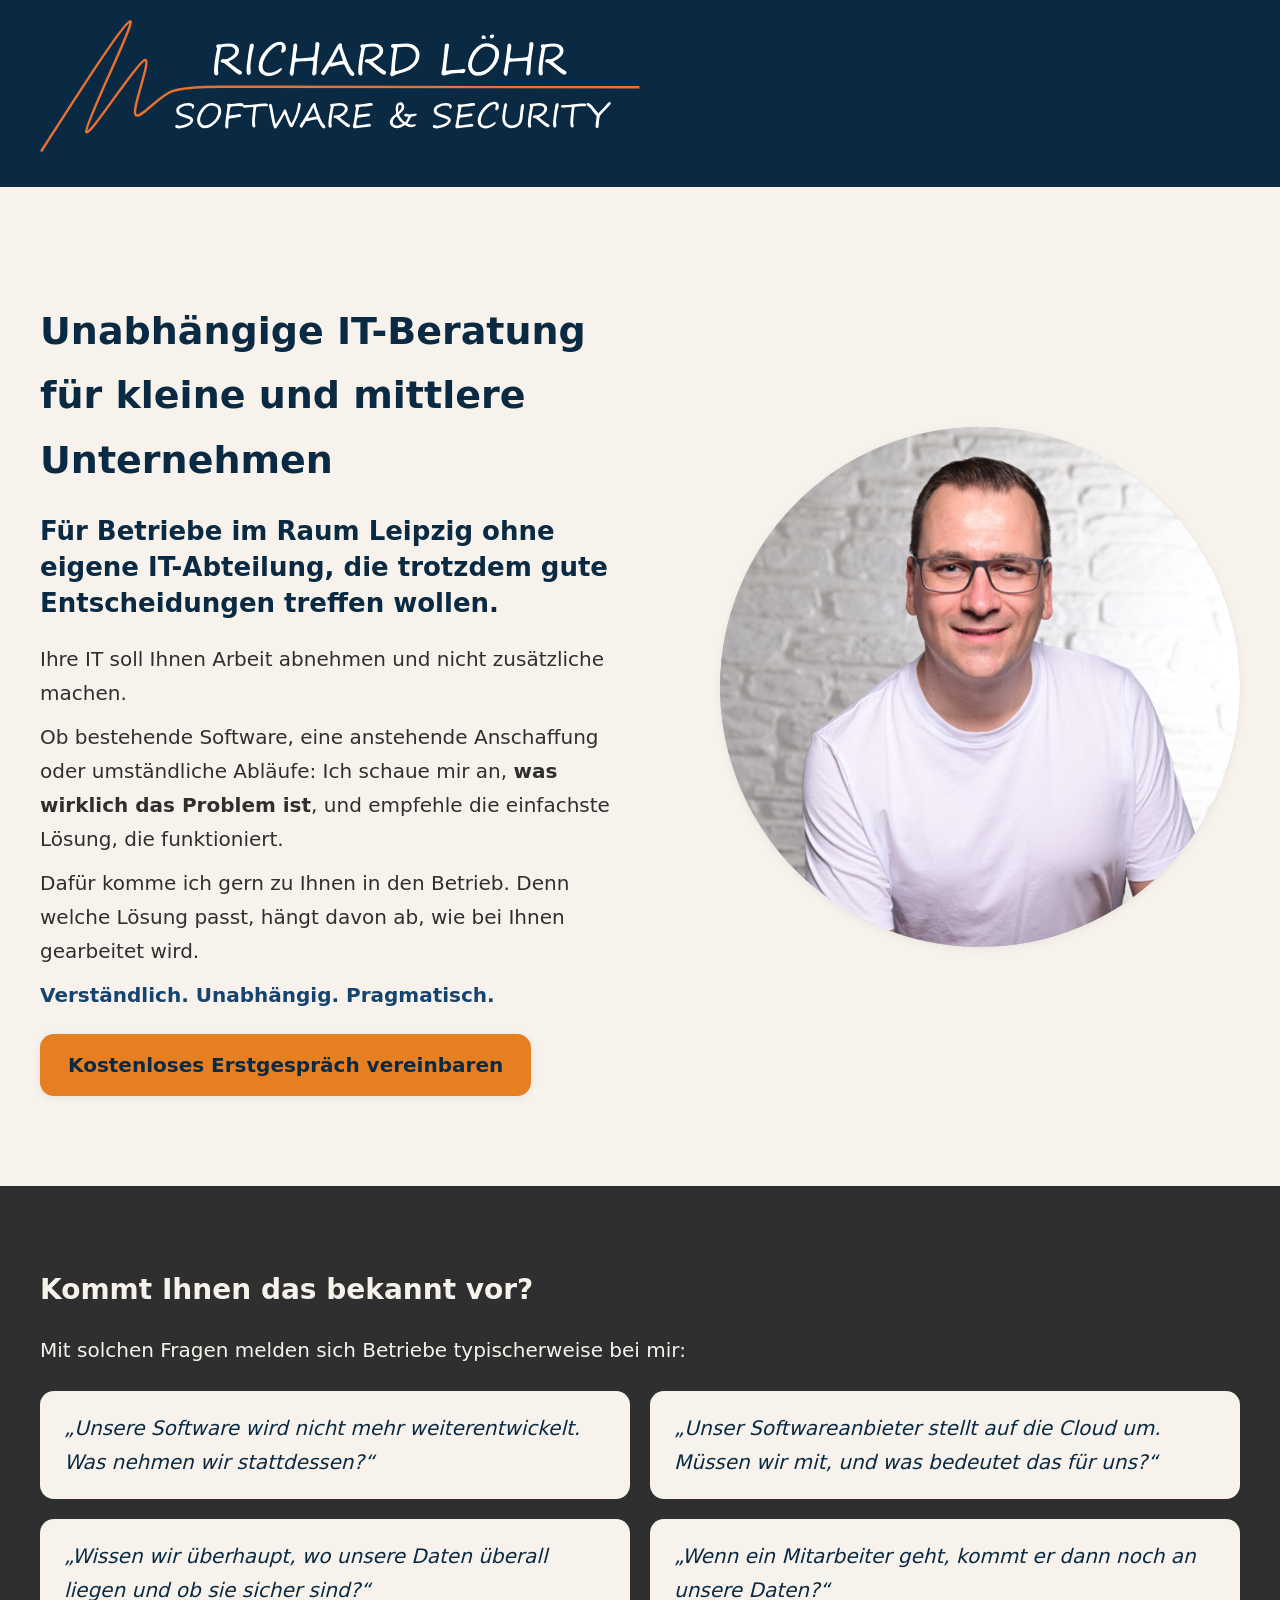
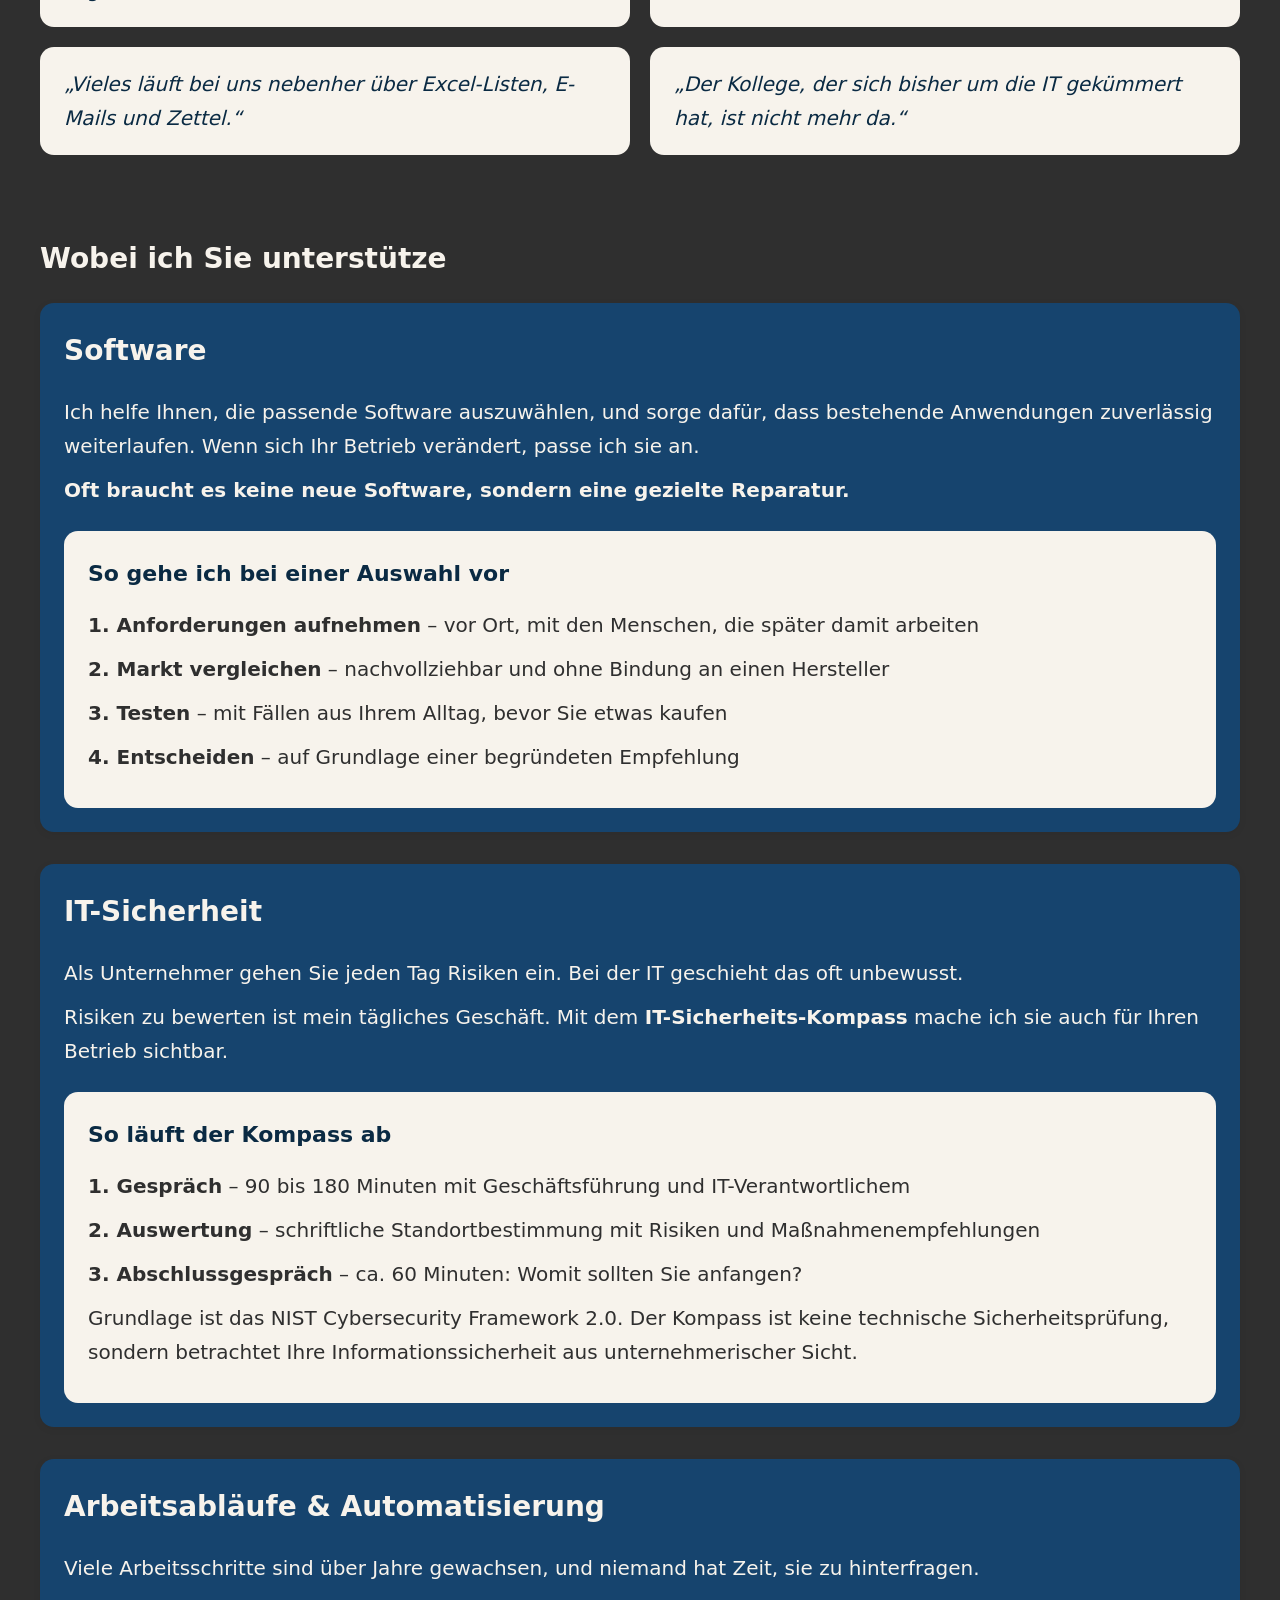
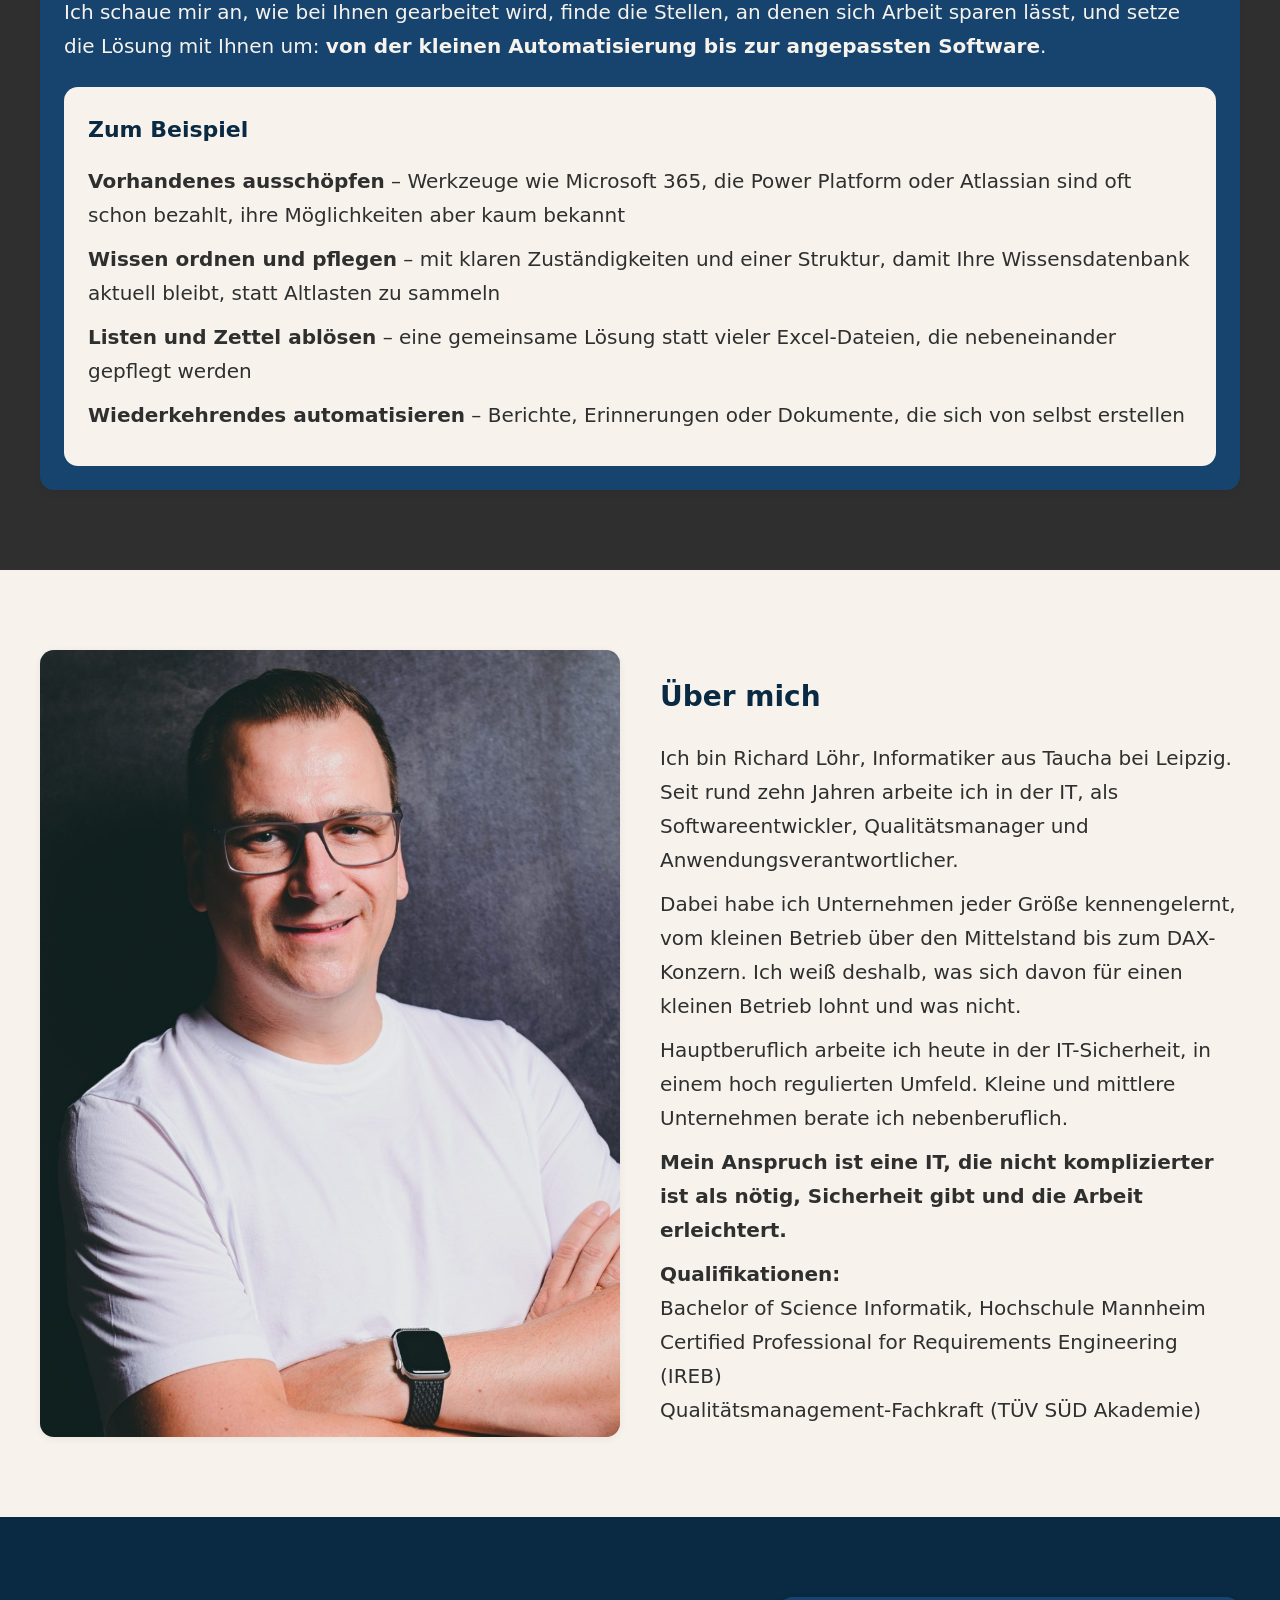
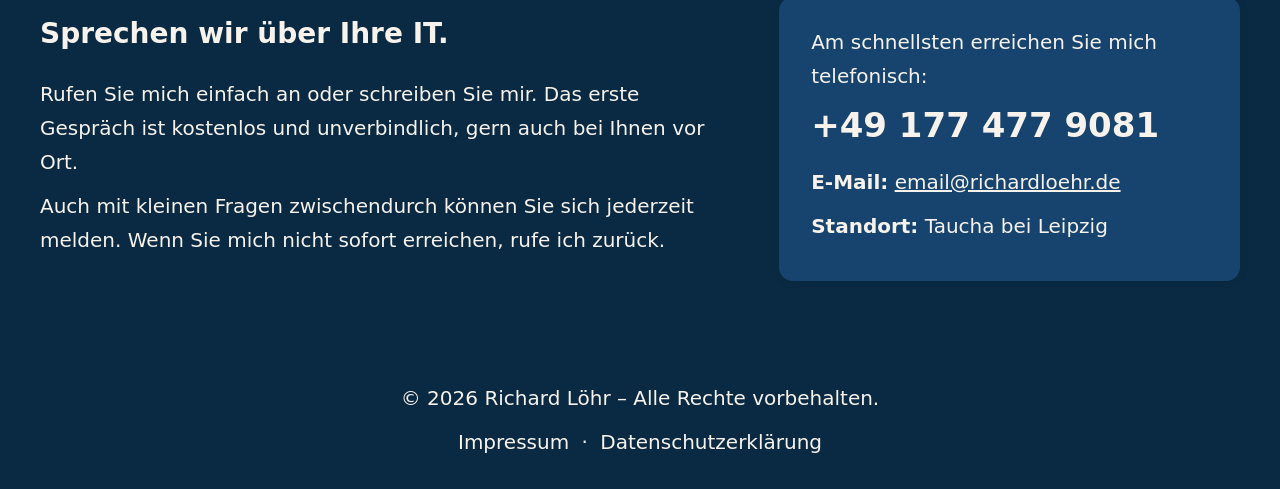
<file: index.html>
<!DOCTYPE html>
<html lang="de">

<head>

  <meta charset="UTF-8">

  <title>
    Richard Löhr – Unabhängige IT-Beratung für kleine und mittlere Unternehmen
  </title>

  <meta
    name="viewport"
    content="width=device-width, initial-scale=1"
  >

  <meta
    name="description"
    content="Unabhängige IT-Beratung für kleine und mittlere Unternehmen im Raum Leipzig: Software auswählen und betreuen, Abläufe vereinfachen und IT-Sicherheit einschätzen. Kostenloses Erstgespräch, gern vor Ort."
  >

  <link
    rel="stylesheet"
    href="css/style.css"
  >

  <link rel="icon" href="favicon.ico" sizes="any">
  <link rel="icon" href="favicon.svg" type="image/svg+xml">
  <link rel="apple-touch-icon" href="apple-touch-icon.png">

  <!-- Vorschau beim Teilen des Links (WhatsApp, E-Mail, Messenger) -->
  <meta property="og:type" content="website">
  <meta property="og:locale" content="de_DE">
  <meta property="og:url" content="https://richardloehr.de/">
  <meta property="og:site_name" content="Richard Löhr – IT-Beratung">
  <meta property="og:title" content="Richard Löhr – Unabhängige IT-Beratung für kleine und mittlere Unternehmen">
  <meta property="og:description" content="IT-Beratung im Raum Leipzig: Software auswählen und betreuen, IT-Sicherheit einschätzen, Arbeitsabläufe vereinfachen. Kostenloses Erstgespräch, gern vor Ort.">
  <meta property="og:image" content="https://richardloehr.de/images/og-image.jpg">
  <meta property="og:image:width" content="1200">
  <meta property="og:image:height" content="630">
  <meta property="og:image:alt" content="Logo Richard Löhr und Porträtfoto">
  <meta name="twitter:card" content="summary_large_image">

</head>


<body>


<!-- =========================================================
     HEADER
     ========================================================= -->

<header>

  <div class="container header-inner">

    <a href="index.html">

      <img
        src="images/logo.svg"
        alt="Richard Löhr – IT-Beratung"
      >

    </a>

  </div>

</header>



<!-- =========================================================
     HERO
     ========================================================= -->

<section class="hero-section">

  <div class="container hero-grid">


    <div>

      <h1>
        Unabhängige IT-Beratung für kleine
        und mittlere Unternehmen
      </h1>


      <p class="hero-sub">
        Für Betriebe im Raum Leipzig ohne eigene IT-Abteilung,
        die trotzdem gute Entscheidungen treffen wollen.
      </p>


      <p>
        Ihre IT soll Ihnen Arbeit abnehmen und nicht
        zusätzliche machen.
      </p>

      <p>
        Ob bestehende Software, eine anstehende Anschaffung oder
        umständliche Abläufe: Ich schaue mir an,
        <strong>was wirklich das Problem ist</strong>,
        und empfehle die einfachste Lösung, die funktioniert.
      </p>

      <p>
        Dafür komme ich gern zu Ihnen in den Betrieb. Denn welche
        Lösung passt, hängt davon ab, wie bei Ihnen gearbeitet wird.
      </p>

      <p class="hero-claim">
        Verständlich. Unabhängig. Pragmatisch.
      </p>

      <p>
        <a class="btn" href="#kontakt">
          Kostenloses Erstgespräch vereinbaren
        </a>
      </p>

    </div>


    <div class="hero-photo">

      <img
        src="images/hero.jpg"
        alt="Richard Löhr – unabhängiger IT-Berater"
      >

    </div>

  </div>

</section>



<!-- =========================================================
     TYPISCHE ANLÄSSE
     ========================================================= -->

<section class="anlaesse-section">

  <div class="container">

    <h2>
      Kommt Ihnen das bekannt vor?
    </h2>

    <p>
      Mit solchen Fragen melden sich Betriebe typischerweise bei mir:
    </p>


    <ul class="anlaesse-grid">

      <li>
        „Unsere Software wird nicht mehr weiterentwickelt.
        Was nehmen wir stattdessen?“
      </li>

      <li>
        „Unser Softwareanbieter stellt auf die Cloud um.
        Müssen wir mit, und was bedeutet das für uns?“
      </li>

      <li>
        „Wissen wir überhaupt, wo unsere Daten überall liegen
        und ob sie sicher sind?“
      </li>

      <li>
        „Wenn ein Mitarbeiter geht, kommt er dann noch an
        unsere Daten?“
      </li>

      <li>
        „Vieles läuft bei uns nebenher über Excel-Listen,
        E-Mails und Zettel.“
      </li>

      <li>
        „Der Kollege, der sich bisher um die IT gekümmert hat,
        ist nicht mehr da.“
      </li>

    </ul>


    <!--
      Link zu den Google-Bewertungen: Teilen-Link deines
      Google-Unternehmensprofils bei href eintragen und den
      Kommentar um diesen Absatz entfernen.

    <p class="anlaesse-hinweis">
      <a href="HIER-GOOGLE-LINK-EINFUEGEN" target="_blank" rel="noopener">
        Bewertungen auf Google ansehen
      </a>
    </p>
    -->

  </div>

</section>



<!-- =========================================================
     LEISTUNGEN
     ========================================================= -->

<section class="leistungen-section">

  <div class="container">

    <h2>
      Wobei ich Sie unterstütze
    </h2>


    <!-- =====================================================
         1. SOFTWARE
         ===================================================== -->

    <div class="service-block">

      <h3>
        Software
      </h3>

      <p>
        Ich helfe Ihnen, die passende Software auszuwählen, und
        sorge dafür, dass bestehende Anwendungen zuverlässig
        weiterlaufen. Wenn sich Ihr Betrieb verändert, passe ich
        sie an.
      </p>

      <p>
        <strong>
          Oft braucht es keine neue Software, sondern eine
          gezielte Reparatur.
        </strong>
      </p>


      <div class="compass-box">

        <h4>
          So gehe ich bei einer Auswahl vor
        </h4>

        <p>
          <strong>1. Anforderungen aufnehmen</strong>
          – vor Ort, mit den Menschen, die später damit arbeiten
        </p>

        <p>
          <strong>2. Markt vergleichen</strong>
          – nachvollziehbar und ohne Bindung an einen Hersteller
        </p>

        <p>
          <strong>3. Testen</strong>
          – mit Fällen aus Ihrem Alltag, bevor Sie etwas kaufen
        </p>

        <p>
          <strong>4. Entscheiden</strong>
          – auf Grundlage einer begründeten Empfehlung
        </p>

      </div>

    </div>



    <!-- =====================================================
         2. IT-SICHERHEIT
         ===================================================== -->

    <div class="service-block">

      <h3>
        IT-Sicherheit
      </h3>

      <p>
        Als Unternehmer gehen Sie jeden Tag Risiken ein.
        Bei der IT geschieht das oft unbewusst.
      </p>

      <p>
        Risiken zu bewerten ist mein tägliches Geschäft. Mit dem
        <strong>IT-Sicherheits-Kompass</strong> mache ich sie
        auch für Ihren Betrieb sichtbar.
      </p>


      <div class="compass-box">

        <h4>
          So läuft der Kompass ab
        </h4>

        <p>
          <strong>1. Gespräch</strong>
          – 90 bis 180 Minuten mit Geschäftsführung und
          IT-Verantwortlichem
        </p>

        <p>
          <strong>2. Auswertung</strong>
          – schriftliche Standortbestimmung mit Risiken und
          Maßnahmenempfehlungen
        </p>

        <p>
          <strong>3. Abschlussgespräch</strong>
          – ca. 60 Minuten: Womit sollten Sie anfangen?
        </p>

        <p>
          Grundlage ist das NIST Cybersecurity Framework 2.0.
          Der Kompass ist keine technische Sicherheitsprüfung,
          sondern betrachtet Ihre Informationssicherheit aus
          unternehmerischer Sicht.
        </p>

      </div>

    </div>



    <!-- =====================================================
         3. ABLÄUFE
         ===================================================== -->

    <div class="service-block">

      <h3>
        Arbeitsabläufe &amp; Automatisierung
      </h3>

      <p>
        Viele Arbeitsschritte sind über Jahre gewachsen, und
        niemand hat Zeit, sie zu hinterfragen.
      </p>

      <p>
        Ich schaue mir an, wie bei Ihnen gearbeitet wird, finde
        die Stellen, an denen sich Arbeit sparen lässt, und setze
        die Lösung mit Ihnen um:
        <strong>von der kleinen Automatisierung bis zur
        angepassten Software</strong>.
      </p>


      <div class="compass-box">

        <h4>
          Zum Beispiel
        </h4>

        <p>
          <strong>Vorhandenes ausschöpfen</strong>
          – Werkzeuge wie Microsoft 365, die Power Platform oder
          Atlassian sind oft schon bezahlt, ihre Möglichkeiten
          aber kaum bekannt
        </p>

        <p>
          <strong>Wissen ordnen und pflegen</strong>
          – mit klaren Zuständigkeiten und einer Struktur, damit Ihre
          Wissensdatenbank aktuell bleibt, statt Altlasten zu sammeln
        </p>

        <p>
          <strong>Listen und Zettel ablösen</strong>
          – eine gemeinsame Lösung statt vieler Excel-Dateien,
          die nebeneinander gepflegt werden
        </p>

        <p>
          <strong>Wiederkehrendes automatisieren</strong>
          – Berichte, Erinnerungen oder Dokumente, die sich
          von selbst erstellen
        </p>

      </div>

    </div>

  </div>

</section>



<!-- =========================================================
     ÜBER MICH
     ========================================================= -->

<section class="about-section">

  <div class="container">

    <div class="about-grid">


      <div class="about-photo">

        <img
          src="images/about.jpg"
          alt="Richard Löhr – IT-Berater"
        >

      </div>


      <div>

        <h2>
          Über mich
        </h2>

        <p>
          Ich bin Richard Löhr, Informatiker aus Taucha bei Leipzig.
          Seit rund zehn Jahren arbeite ich in der IT, als
          Softwareentwickler, Qualitätsmanager und
          Anwendungsverantwortlicher.
        </p>

        <p>
          Dabei habe ich Unternehmen jeder Größe kennengelernt,
          vom kleinen Betrieb über den Mittelstand bis zum
          DAX-Konzern. Ich weiß deshalb, was sich davon für einen
          kleinen Betrieb lohnt und was nicht.
        </p>

        <p>
          Hauptberuflich arbeite ich heute in der IT-Sicherheit,
          in einem hoch regulierten Umfeld. Kleine und mittlere
          Unternehmen berate ich nebenberuflich.
        </p>

        <p>
          <strong>Mein Anspruch ist eine IT, die nicht komplizierter
          ist als nötig, Sicherheit gibt und die Arbeit
          erleichtert.</strong>
        </p>

        <p>
          <strong>Qualifikationen:</strong><br>
          Bachelor of Science Informatik, Hochschule Mannheim<br>
          Certified Professional for Requirements Engineering (IREB)<br>
          Qualitätsmanagement-Fachkraft (TÜV SÜD Akademie)
        </p>

      </div>

    </div>

  </div>

</section>



<!-- =========================================================
     KONTAKT
     ========================================================= -->

<section class="kontakt-section" id="kontakt">

  <div class="container kontakt-grid">


    <div>

      <h2>
        Sprechen wir über Ihre IT.
      </h2>

      <p>
        Rufen Sie mich einfach an oder schreiben Sie mir. Das erste
        Gespräch ist kostenlos und unverbindlich, gern auch bei
        Ihnen vor Ort.
      </p>

      <p>
        Auch mit kleinen Fragen zwischendurch können Sie sich
        jederzeit melden. Wenn Sie mich nicht sofort erreichen,
        rufe ich zurück.
      </p>

    </div>


    <div class="kontakt-box">

      <p class="kontakt-label">
        Am schnellsten erreichen Sie mich telefonisch:
      </p>

      <p>
        <a class="kontakt-phone" href="tel:+491774779081">+49 177 477 9081</a>
      </p>

      <p class="kontakt-call">
        <a class="btn btn-call" href="tel:+491774779081">Jetzt anrufen</a>
      </p>

      <p>
        <strong>E-Mail:</strong>
        <a href="mailto:email@richardloehr.de">email@richardloehr.de</a>
      </p>

      <p>
        <strong>Standort:</strong>
        Taucha bei Leipzig
      </p>

    </div>


  </div>

</section>



<!-- =========================================================
     FOOTER
     ========================================================= -->

<footer>

  <div class="container">

    <p>
      © 2026 Richard Löhr – Alle Rechte vorbehalten.
    </p>


    <p>

      <a href="impressum.html">
        Impressum
      </a>

      ·

      <a href="datenschutz.html">
        Datenschutzerklärung
      </a>

    </p>

  </div>

</footer>


</body>

</html>
</file>
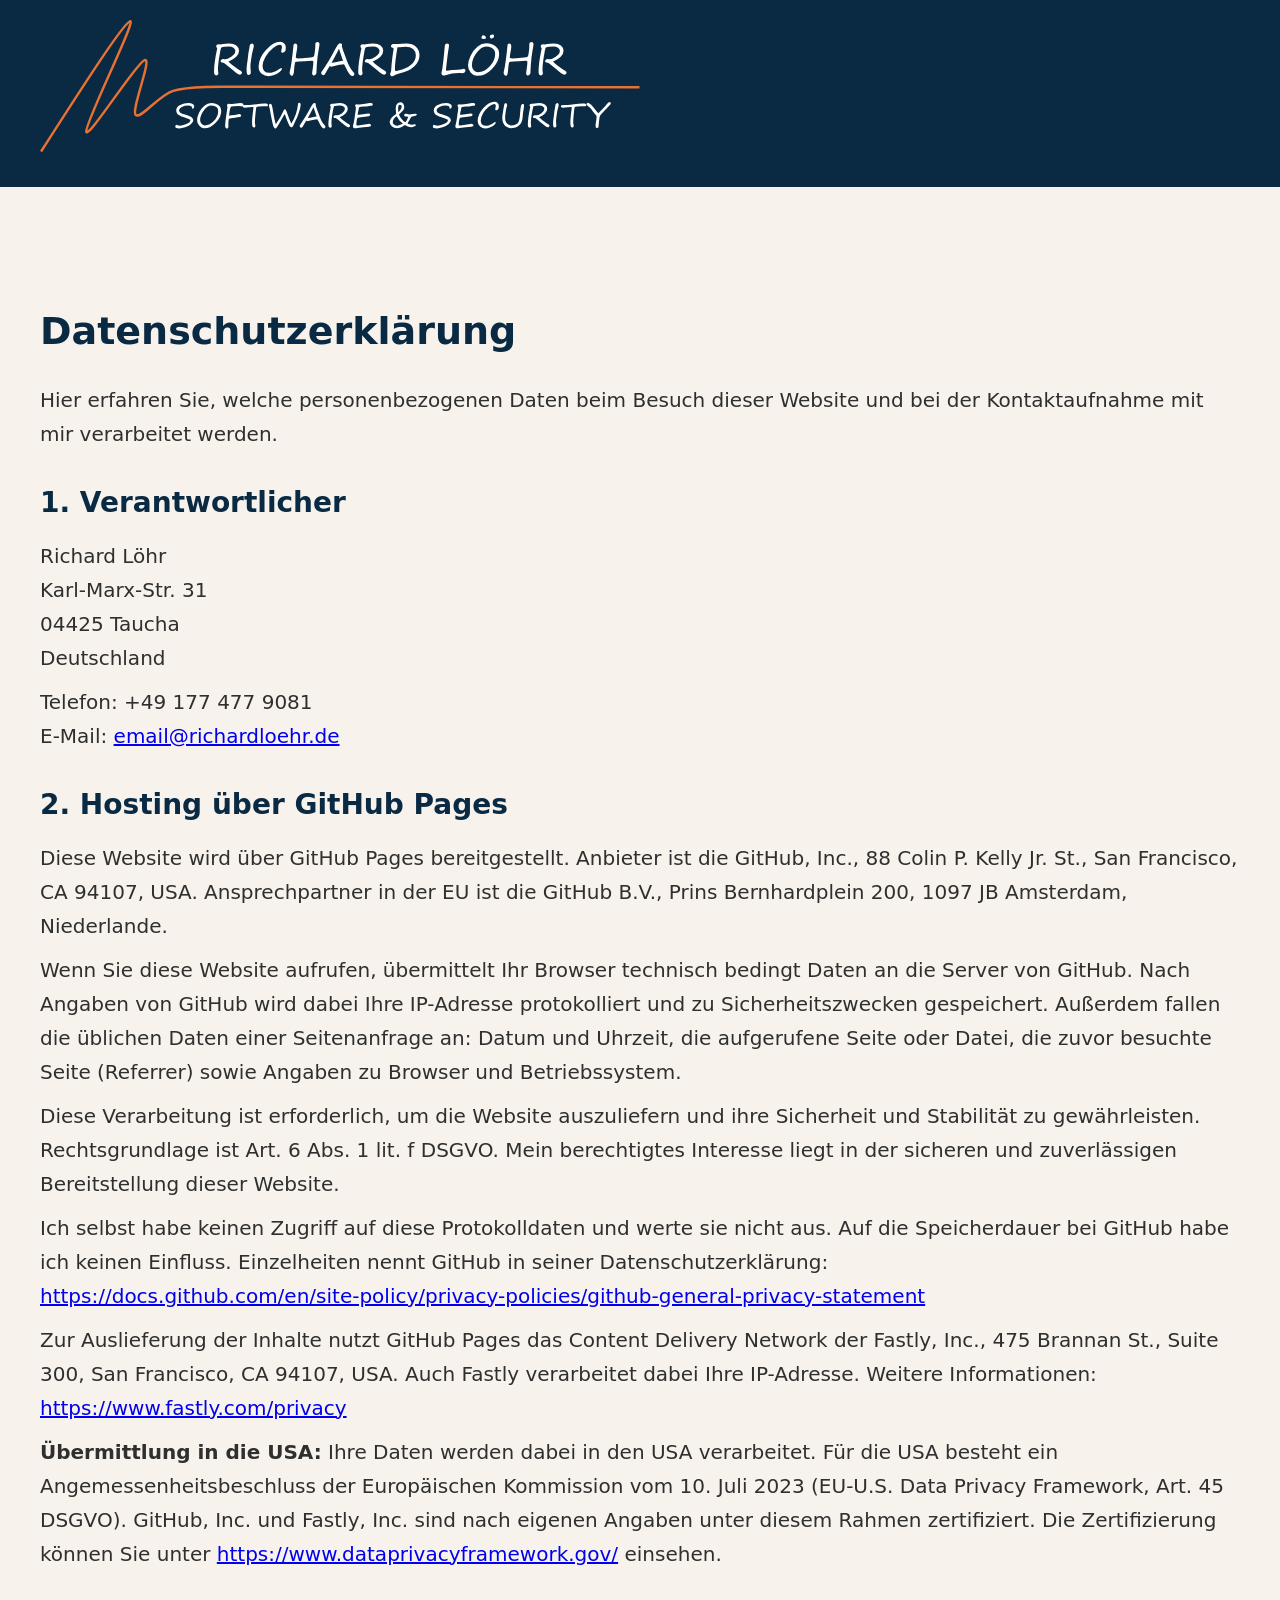
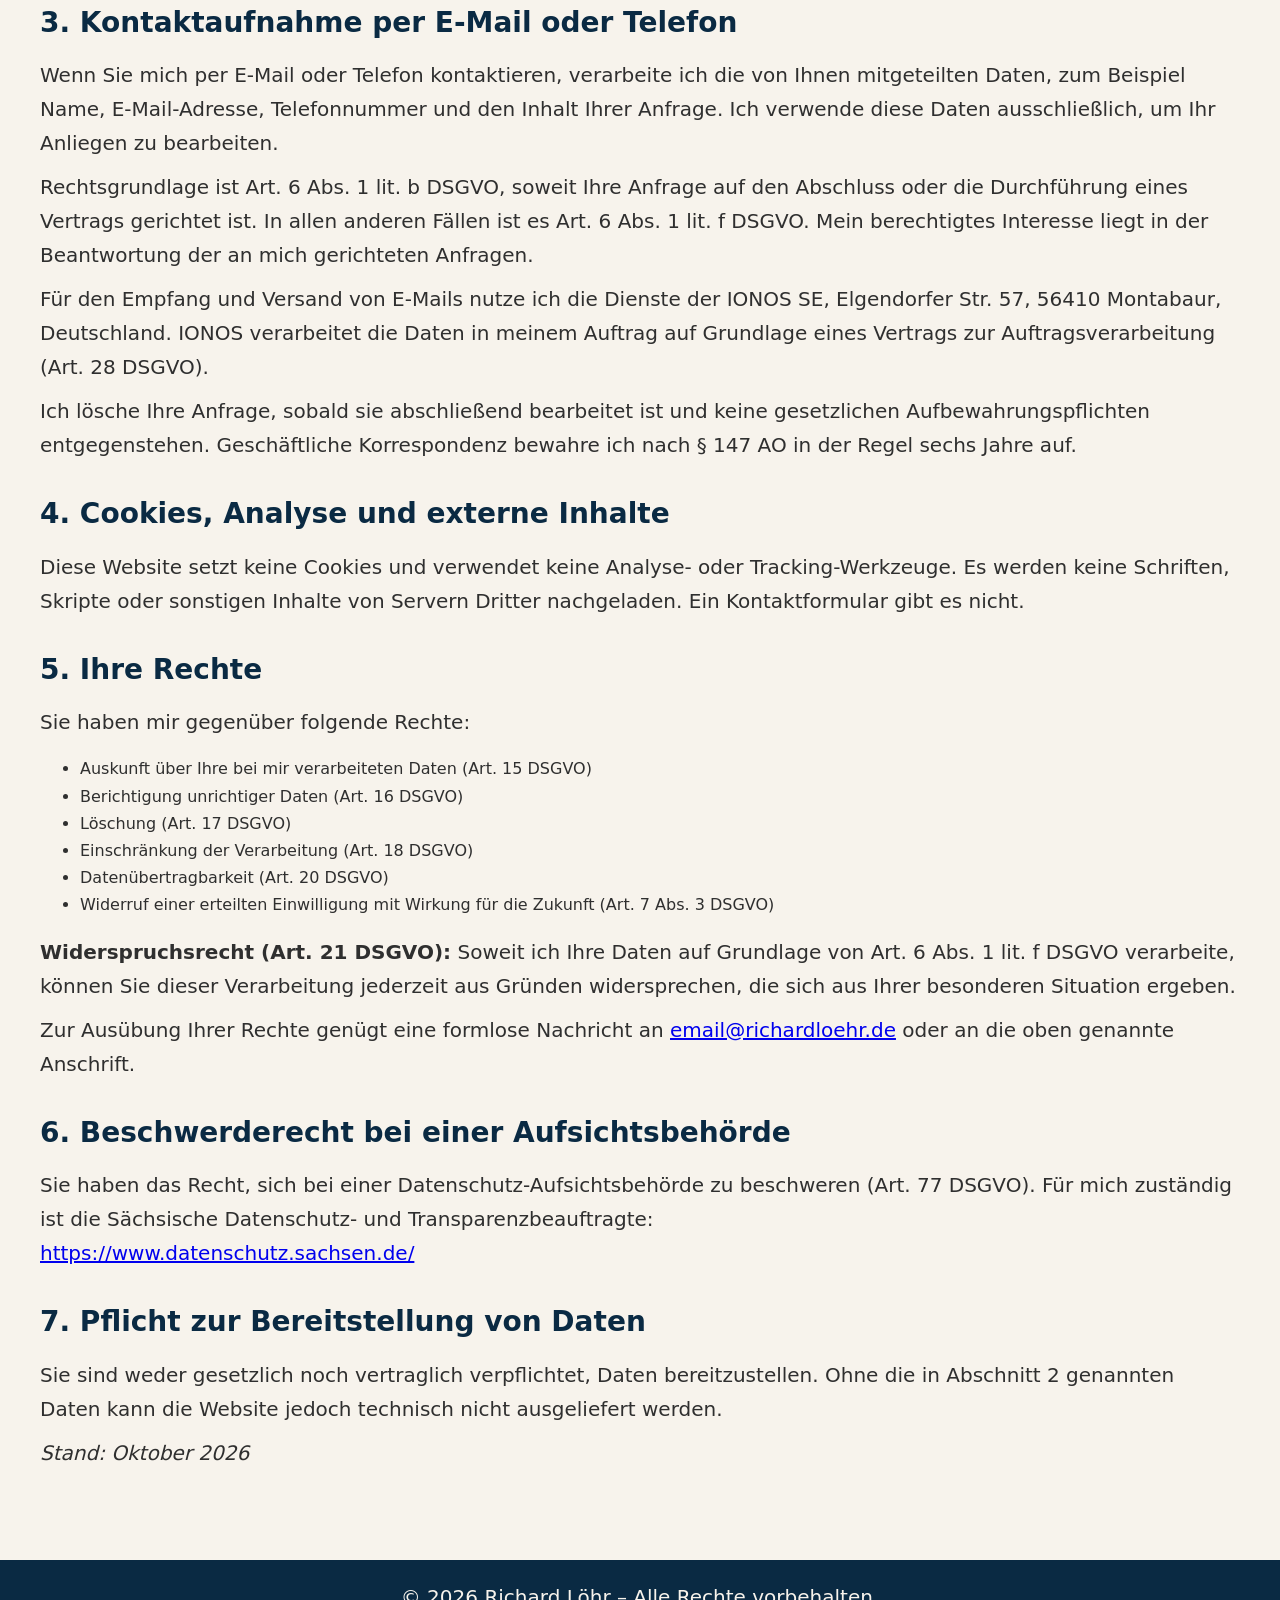
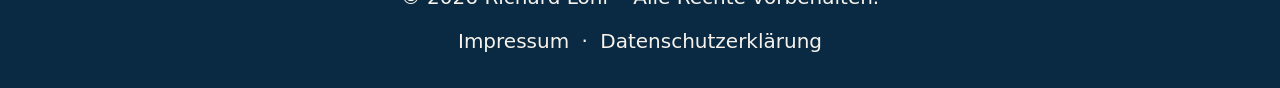
<file: datenschutz.html>
<!DOCTYPE html>
<html lang="de">
<head>
  <meta charset="UTF-8">
  <title>Datenschutzerklärung – Richard Löhr</title>
  <meta name="viewport" content="width=device-width, initial-scale=1">
  <link rel="stylesheet" href="css/style.css">
  <link rel="icon" href="favicon.ico" sizes="any">
  <link rel="icon" href="favicon.svg" type="image/svg+xml">
  <link rel="apple-touch-icon" href="apple-touch-icon.png">
</head>

<body>

<header>
  <div class="container header-inner">
    <a href="index.html">
      <img src="images/logo.svg" alt="Logo">
    </a>
  </div>
</header>

<section class="about-section datenschutz-section">
  <div class="container">

	<h1>Datenschutzerklärung</h1>
	
	<p>
	  Hier erfahren Sie, welche personenbezogenen Daten beim Besuch dieser Website
	  und bei der Kontaktaufnahme mit mir verarbeitet werden.
	</p>
	
	<h3>1. Verantwortlicher</h3>
	
	<p>
	  Richard Löhr<br>
	  Karl-Marx-Str. 31<br>
	  04425 Taucha<br>
	  Deutschland
	</p>
	
	<p>
	  Telefon: +49 177 477 9081<br>
	  E-Mail: <a href="mailto:email@richardloehr.de">email@richardloehr.de</a>
	</p>
	
	<h3>2. Hosting über GitHub Pages</h3>
	
	<p>
	  Diese Website wird über GitHub Pages bereitgestellt. Anbieter ist die
	  GitHub, Inc., 88 Colin P. Kelly Jr. St., San Francisco, CA 94107, USA.
	  Ansprechpartner in der EU ist die GitHub B.V., Prins Bernhardplein 200,
	  1097 JB Amsterdam, Niederlande.
	</p>
	
	<p>
	  Wenn Sie diese Website aufrufen, übermittelt Ihr Browser technisch bedingt
	  Daten an die Server von GitHub. Nach Angaben von GitHub wird dabei Ihre
	  IP-Adresse protokolliert und zu Sicherheitszwecken gespeichert. Außerdem
	  fallen die üblichen Daten einer Seitenanfrage an: Datum und Uhrzeit, die
	  aufgerufene Seite oder Datei, die zuvor besuchte Seite (Referrer) sowie
	  Angaben zu Browser und Betriebssystem.
	</p>
	
	<p>
	  Diese Verarbeitung ist erforderlich, um die Website auszuliefern und ihre
	  Sicherheit und Stabilität zu gewährleisten. Rechtsgrundlage ist
	  Art. 6 Abs. 1 lit. f DSGVO. Mein berechtigtes Interesse liegt in der
	  sicheren und zuverlässigen Bereitstellung dieser Website.
	</p>
	
	<p>
	  Ich selbst habe keinen Zugriff auf diese Protokolldaten und werte sie nicht
	  aus. Auf die Speicherdauer bei GitHub habe ich keinen Einfluss. Einzelheiten
	  nennt GitHub in seiner Datenschutzerklärung:<br>
	  <a href="https://docs.github.com/en/site-policy/privacy-policies/github-general-privacy-statement" rel="noopener">https://docs.github.com/en/site-policy/privacy-policies/github-general-privacy-statement</a>
	</p>
	
	<p>
	  Zur Auslieferung der Inhalte nutzt GitHub Pages das Content Delivery Network
	  der Fastly, Inc., 475 Brannan St., Suite 300, San Francisco, CA 94107, USA.
	  Auch Fastly verarbeitet dabei Ihre IP-Adresse. Weitere Informationen:<br>
	  <a href="https://www.fastly.com/privacy" rel="noopener">https://www.fastly.com/privacy</a>
	</p>
	
	<p>
	  <strong>Übermittlung in die USA:</strong> Ihre Daten werden dabei in den USA
	  verarbeitet. Für die USA besteht ein Angemessenheitsbeschluss der
	  Europäischen Kommission vom 10. Juli 2023 (EU-U.S. Data Privacy Framework,
	  Art. 45 DSGVO). GitHub, Inc. und Fastly, Inc. sind nach eigenen Angaben
	  unter diesem Rahmen zertifiziert. Die Zertifizierung können Sie unter
	  <a href="https://www.dataprivacyframework.gov/" rel="noopener">https://www.dataprivacyframework.gov/</a>
	  einsehen.
	</p>
	
	<h3>3. Kontaktaufnahme per E-Mail oder Telefon</h3>
	
	<p>
	  Wenn Sie mich per E-Mail oder Telefon kontaktieren, verarbeite ich die von
	  Ihnen mitgeteilten Daten, zum Beispiel Name, E-Mail-Adresse, Telefonnummer
	  und den Inhalt Ihrer Anfrage. Ich verwende diese Daten ausschließlich, um
	  Ihr Anliegen zu bearbeiten.
	</p>
	
	<p>
	  Rechtsgrundlage ist Art. 6 Abs. 1 lit. b DSGVO, soweit Ihre Anfrage auf den
	  Abschluss oder die Durchführung eines Vertrags gerichtet ist. In allen
	  anderen Fällen ist es Art. 6 Abs. 1 lit. f DSGVO. Mein berechtigtes
	  Interesse liegt in der Beantwortung der an mich gerichteten Anfragen.
	</p>
	
	<p>
	  Für den Empfang und Versand von E-Mails nutze ich die Dienste der IONOS SE,
	  Elgendorfer Str. 57, 56410 Montabaur, Deutschland. IONOS verarbeitet die
	  Daten in meinem Auftrag auf Grundlage eines Vertrags zur
	  Auftragsverarbeitung (Art. 28 DSGVO).
	</p>
	
	<p>
	  Ich lösche Ihre Anfrage, sobald sie abschließend bearbeitet ist und keine
	  gesetzlichen Aufbewahrungspflichten entgegenstehen. Geschäftliche
	  Korrespondenz bewahre ich nach § 147 AO in der Regel sechs Jahre auf.
	</p>
	
	<h3>4. Cookies, Analyse und externe Inhalte</h3>
	
	<p>
	  Diese Website setzt keine Cookies und verwendet keine Analyse- oder
	  Tracking-Werkzeuge. Es werden keine Schriften, Skripte oder sonstigen
	  Inhalte von Servern Dritter nachgeladen. Ein Kontaktformular gibt es nicht.
	</p>
	
	<h3>5. Ihre Rechte</h3>
	
	<p>Sie haben mir gegenüber folgende Rechte:</p>
	
	<ul>
	  <li>Auskunft über Ihre bei mir verarbeiteten Daten (Art. 15 DSGVO)</li>
	  <li>Berichtigung unrichtiger Daten (Art. 16 DSGVO)</li>
	  <li>Löschung (Art. 17 DSGVO)</li>
	  <li>Einschränkung der Verarbeitung (Art. 18 DSGVO)</li>
	  <li>Datenübertragbarkeit (Art. 20 DSGVO)</li>
	  <li>Widerruf einer erteilten Einwilligung mit Wirkung für die Zukunft (Art. 7 Abs. 3 DSGVO)</li>
	</ul>
	
	<p>
	  <strong>Widerspruchsrecht (Art. 21 DSGVO):</strong> Soweit ich Ihre Daten
	  auf Grundlage von Art. 6 Abs. 1 lit. f DSGVO verarbeite, können Sie dieser
	  Verarbeitung jederzeit aus Gründen widersprechen, die sich aus Ihrer
	  besonderen Situation ergeben.
	</p>
	
	<p>
	  Zur Ausübung Ihrer Rechte genügt eine formlose Nachricht an
	  <a href="mailto:email@richardloehr.de">email@richardloehr.de</a>
	  oder an die oben genannte Anschrift.
	</p>
	
	<h3>6. Beschwerderecht bei einer Aufsichtsbehörde</h3>
	
	<p>
	  Sie haben das Recht, sich bei einer Datenschutz-Aufsichtsbehörde zu
	  beschweren (Art. 77 DSGVO). Für mich zuständig ist die Sächsische
	  Datenschutz- und Transparenzbeauftragte:<br>
	  <a href="https://www.datenschutz.sachsen.de/" rel="noopener">https://www.datenschutz.sachsen.de/</a>
	</p>
	
	<h3>7. Pflicht zur Bereitstellung von Daten</h3>
	
	<p>
	  Sie sind weder gesetzlich noch vertraglich verpflichtet, Daten
	  bereitzustellen. Ohne die in Abschnitt 2 genannten Daten kann die Website
	  jedoch technisch nicht ausgeliefert werden.
	</p>
	
	<p><em>Stand: Oktober 2026</em></p>

  </div>
</section>

<footer>
  <div class="container">
    <p>© 2026 Richard Löhr – Alle Rechte vorbehalten.</p>
    <p>
      <a href="impressum.html">Impressum</a> ·
      <a href="datenschutz.html">Datenschutzerklärung</a>
    </p>
  </div>
</footer>

</body>
</html>
</file>
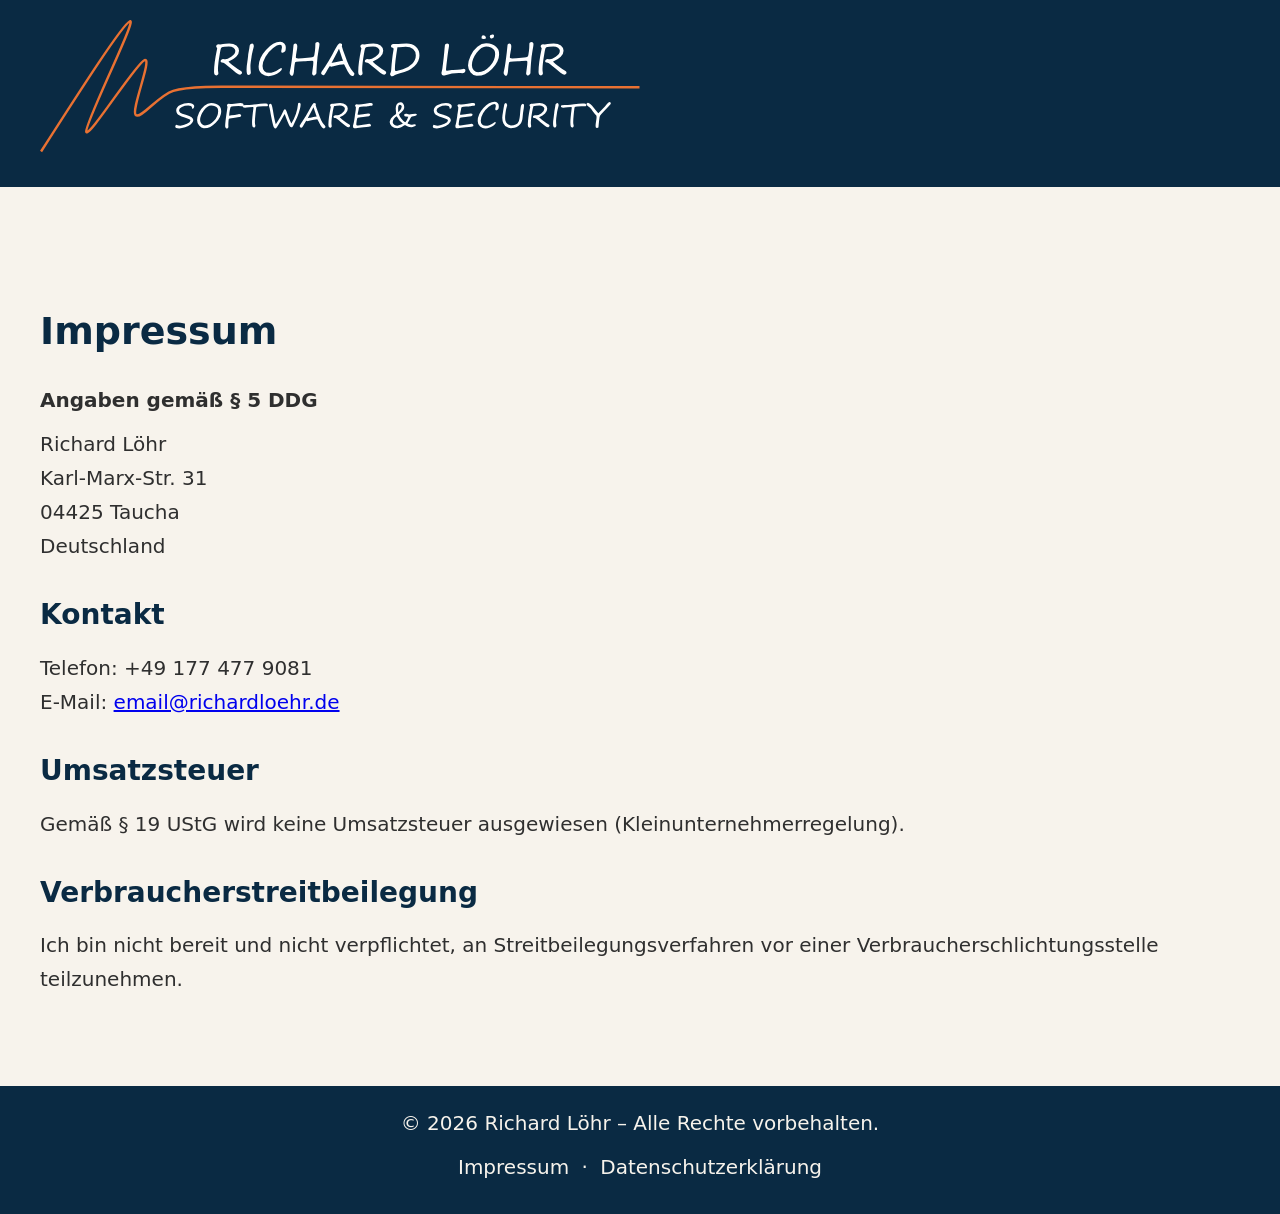
<file: impressum.html>
<!DOCTYPE html>
<html lang="de">
<head>
  <meta charset="UTF-8">
  <title>Impressum – Richard Löhr</title>
  <meta name="viewport" content="width=device-width, initial-scale=1">
  <link rel="stylesheet" href="css/style.css">
  <link rel="icon" href="favicon.ico" sizes="any">
  <link rel="icon" href="favicon.svg" type="image/svg+xml">
  <link rel="apple-touch-icon" href="apple-touch-icon.png">
</head>

<body>

<header>
  <div class="container header-inner">
    <a href="index.html">
      <img src="images/logo.svg" alt="Logo">
    </a>
  </div>
</header>


<section class="about-section datenschutz-section">
  <div class="container">
	<h1>Impressum</h1>
	
	<p><strong>Angaben gemäß § 5 DDG</strong></p>
	
	<p>
	  Richard Löhr<br>
	  Karl-Marx-Str. 31<br>
	  04425 Taucha<br>
	  Deutschland
	</p>
	
	<h3>Kontakt</h3>
	
	<p>
	  Telefon: +49 177 477 9081<br>
	  E-Mail: <a href="mailto:email@richardloehr.de">email@richardloehr.de</a>
	</p>
	
	<h3>Umsatzsteuer</h3>
	
	<p>
	  Gemäß § 19 UStG wird keine Umsatzsteuer ausgewiesen (Kleinunternehmerregelung).
	</p>
	
	<h3>Verbraucherstreitbeilegung</h3>
	
	<p>
	  Ich bin nicht bereit und nicht verpflichtet, an Streitbeilegungsverfahren
	  vor einer Verbraucherschlichtungsstelle teilzunehmen.
	</p>
  </div>
</section>

<footer>
  <div class="container">
    <p>© 2026 Richard Löhr – Alle Rechte vorbehalten.</p>
    <p>
      <a href="impressum.html">Impressum</a> · 
      <a href="datenschutz.html">Datenschutzerklärung</a>
    </p>
  </div>
</footer>


</body>
</html>
</file>
<file: css/style.css>
:root {
  --blue-dark: #0A2A43;
  /*--blue-medium: #12395C;*/
  --blue-medium: #16446E;
  --orange: #E67E22; /* CTA only */
  --gray-dark: #2F2F2F;
  --beige-light: #F7F3EC;
  --radius: 14px;
  --max-width: 1400px;
  --shadow-soft: 0 2px 8px rgba(0, 0, 0, 0.06);
  --text-width: 75ch; /* angenehme Zeilenlänge für Fließtext */
}

/* General Elements */

body {
  margin: 0;
  font-family: system-ui, -apple-system, "Segoe UI", sans-serif;
  background: var(--beige-light);
  color: var(--gray-dark);
  line-height: 1.7;
}

section {
  padding: 80px 0;
}

h1 {
  font-size: 38px;
  margin-bottom: 20px;
  font-weight: 700;
  color: var(--blue-dark);
}

h2 {
  font-size: 28px;
  margin-bottom: 20px;
  font-weight: 700;
  color: var(--blue-dark);
}

h3 {
  font-size: 28px;
  font-weight: 700;
  color: var(--beige-light);
  margin-bottom: 12px;
}

p {
  margin-top: 0;
  font-size: 20px;
  margin-bottom: 10px;
}

@media (max-width: 900px) {
	h1 {
	  font-size: 26px;
	  line-height: 1.3;
	}

	h2 {
	  font-size: 20px;
	}

	h3 {
	  font-size: 20px;
	}

	p {
	  margin-top: 0;
	  font-size: 16px;
	}
	section {
  	  padding: 40px 0;
	}
}

.container {
  max-width: var(--max-width);
  margin: 0 auto;
  padding: 0 40px;
}

@media (max-width: 600px) {
  .container {
    padding: 0 20px;
  }
}



/* HEADER */
header {
  background: var(--blue-dark);
  padding: 20px 0;
}

.header-inner img {
  max-width: 50%;
  height: auto;
}

@media (max-width: 600px) {
  .header-inner img {
    max-width: 100%;
  }
}

/* HERO */
.hero-section {
  background: var(--beige-light);
}

.hero-grid {
  display: grid;
  grid-template-columns: 1fr 1fr;
  gap: 40px;
  align-items: center;
}

.hero-sub {
  font-size: 26px;
  font-weight: 700;
  line-height: 1.4;
  color: var(--blue-dark);
  margin-bottom: 20px;
}

.hero-claim {
  font-weight: 700;
  color: var(--blue-medium);
}

/* Foto bleibt bei jeder Fensterbreite ein Kreis */
.hero-photo {
  width: 100%;
  max-width: 520px;
  aspect-ratio: 1 / 1;
  border-radius: 50%;
  overflow: hidden;
  background: #ccc;
  box-shadow: var(--shadow-soft);
  margin-left: auto;
}

.hero-photo img {
  display: block;
  width: 100%;
  height: 100%;
  object-fit: cover;
}


@media (max-width: 900px) {
  .hero-grid {
    grid-template-columns: 1fr;
    gap: 32px;
  }

  .hero-sub {
    font-size: 18px;
  }

  .hero-photo {
    width: 60%;
    margin: 0 auto;
  }
}


/* TYPISCHE ANLÄSSE (oberer Teil des dunklen Blocks) */
.anlaesse-section {
  background: var(--gray-dark);
  color: var(--beige-light);
  padding-bottom: 0;
}

.anlaesse-section h2 {
  color: var(--beige-light);
  margin-top: 0;
}

.anlaesse-grid {
  list-style: none;
  margin: 24px 0 0;
  padding: 0;
  display: grid;
  grid-template-columns: 1fr 1fr;
  gap: 20px;
}

.anlaesse-grid li {
  background: var(--beige-light);
  border-radius: var(--radius);
  padding: 20px 24px;
  font-size: 20px;
  font-style: italic;
  color: var(--blue-dark);
}

.anlaesse-hinweis {
  margin-top: 24px;
}

.anlaesse-hinweis a {
  color: var(--beige-light);
  font-weight: 600;
}

@media (max-width: 900px) {
  .anlaesse-grid {
    grid-template-columns: 1fr;
    gap: 14px;
  }

  .anlaesse-grid li {
    font-size: 16px;
    padding: 16px 18px;
  }
}


/* LEISTUNGEN */
.leistungen-section {
  background: var(--gray-dark);
  color: white;
}

.leistungen-section > .container > h2 {
  color: var(--beige-light);
  margin-top: 0;
}

.service-block {
  background: var(--blue-medium);
  padding: 24px 24px 24px 24px;
  border-radius: var(--radius);
  box-shadow: var(--shadow-soft);
  margin-bottom: 32px;
  color: var(--beige-light);
}
.service-block h3 {

  margin-bottom: 20px;
  font-weight: 700;
  color: var(--beige-light);
  margin-top: 0;
}



.service-block p strong {
  color: var(--beige-light);
  font-weight: 600;
}

.compass-box {
  background: var(--beige-light);
  color: var(--gray-dark);
  padding: 24px;
  border-radius: var(--radius);
  margin-top: 24px;
}

/* Unterüberschrift im Kasten: kleiner als die Abschnittsüberschrift */
.compass-box h4 {
  font-size: 22px;
  font-weight: 700;
  color: var(--blue-dark);
  margin: 0 0 16px;
}

.compass-box p strong {
  color: var(--gray-dark);
}

.compass-box ul {
  margin: 10px 0 12px;
  padding-left: 20px;
}

.service-block:last-child {
  margin-bottom: 0;
}


@media (max-width: 900px) {
  .service-block h3 {
    line-height: 1.3;
    word-break: break-word;
  }
  .service-block {
    padding: 20px;
    margin-bottom: 24px;
  }
  .compass-box {
    padding: 18px;
  }
  .compass-box h4 {
    font-size: 18px;
  }
}

/* ÜBER MICH */
.about-section {
  background: var(--beige-light);
}

.about-grid {
  display: grid;
  grid-template-columns: 1fr 1fr;
  gap: 40px;
  align-items: center;
}

.about-photo {
  width: 100%;
  height: 100%;
  border-radius: var(--radius);
  overflow: hidden;
  background: #ccc;
  box-shadow: var(--shadow-soft);
}

.about-photo img {
  display: block;
  width: 100%;
  height: 100%;
  object-fit: cover;
}

@media (max-width: 900px) {
  .about-grid {
    grid-template-columns: 1fr;
    gap: 32px;
  }

  .about-photo {
    width: 70%;
    height: auto;
    margin: 0 auto;
  }
}



/* KONTAKT */
.kontakt-section {
  background: var(--blue-dark);
  color: var(--beige-light);
}
.kontakt-section h2 {
  color: var(--beige-light);
  margin-top: 0;
}

.kontakt-grid {
  display: grid;
  grid-template-columns: 3fr 2fr;
  gap: 48px;
  align-items: center;
}

.kontakt-box {
  background: var(--blue-medium);
  border-radius: var(--radius);
  box-shadow: var(--shadow-soft);
  padding: 28px 32px;
}

.kontakt-label {
  margin-bottom: 4px;
}

a.kontakt-phone {
  font-size: 34px;
  font-weight: 700;
  text-decoration: none;
  white-space: nowrap;
}

/* Anruf-Button nur auf dem Handy */
.kontakt-call {
  display: none;
}

a.btn.btn-call {
  color: var(--blue-dark) !important;
}

@media (max-width: 900px) {
  .kontakt-grid {
    grid-template-columns: 1fr;
    gap: 24px;
  }

  .kontakt-box {
    padding: 20px;
  }

  a.kontakt-phone {
    font-size: 26px;
  }

  .kontakt-call {
    display: block;
    margin-bottom: 16px;
  }

  .kontakt-call .btn {
    display: block;
    text-align: center;
  }
}


footer {
  background: var(--blue-dark);
  color: var(--beige-light);
  padding: 20px 0;
  text-align: center;
  font-size: 14px;
}
footer a {
  color: var(--beige-light);
  text-decoration: none;
  margin: 0 6px;
}

footer a:hover {
  text-decoration: underline;
}

@media (max-width: 600px) {
  footer p {
    text-align: center;
  }
}

/* Weitere Seiten */
.datenschutz-section h3 {
  color: var(--blue-dark);
}

a[href^="tel:"] {
  color: inherit !important;
}

/* Button für die Handlungsaufforderung */
.btn {
  display: inline-block;
  margin-top: 12px;
  padding: 14px 28px;
  background: var(--orange);
  color: var(--blue-dark);
  font-size: 20px;
  font-weight: 700;
  text-decoration: none;
  border-radius: var(--radius);
  box-shadow: var(--shadow-soft);
}

.btn:hover,
.btn:focus {
  filter: brightness(1.08);
}

/* E-Mail-Link im dunklen Kontaktbereich lesbar halten */
.kontakt-section a {
  color: inherit;
}

@media (max-width: 900px) {
  .btn {
    font-size: 16px;
  }
}
</file>
